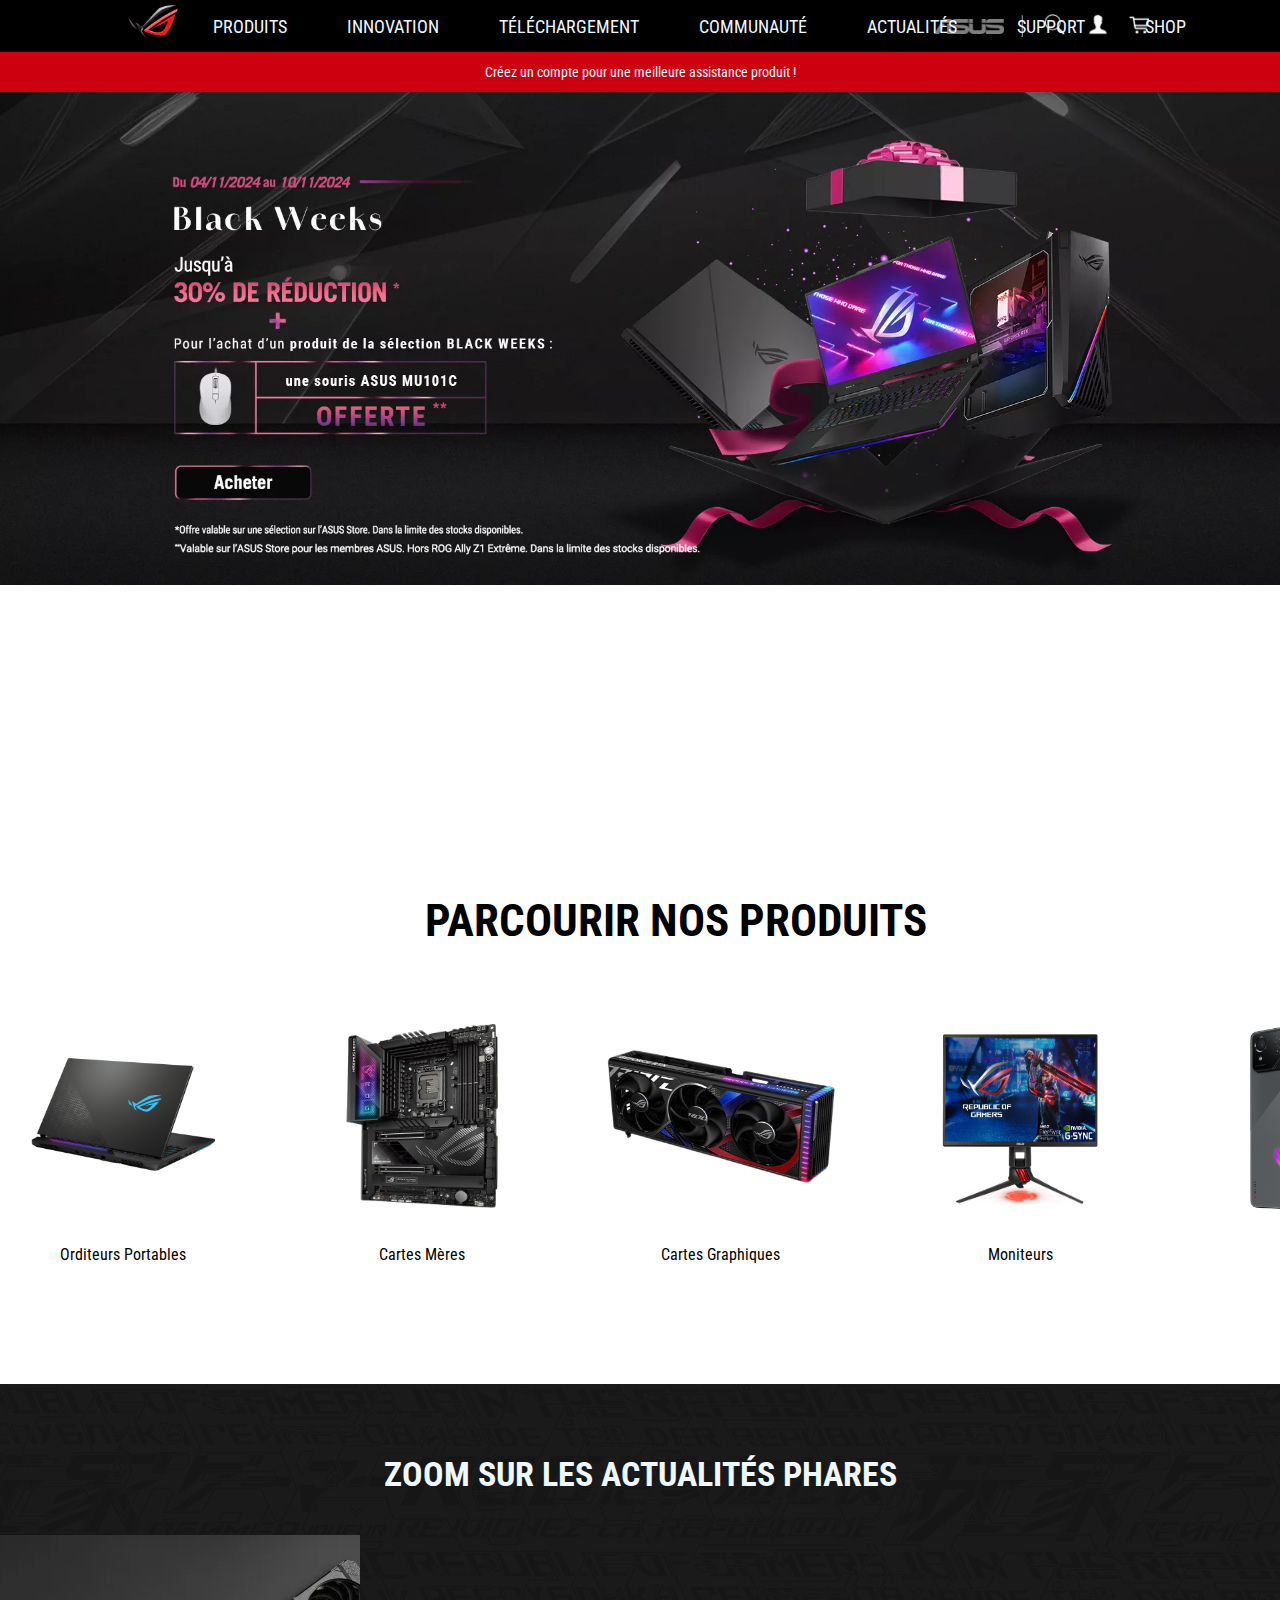
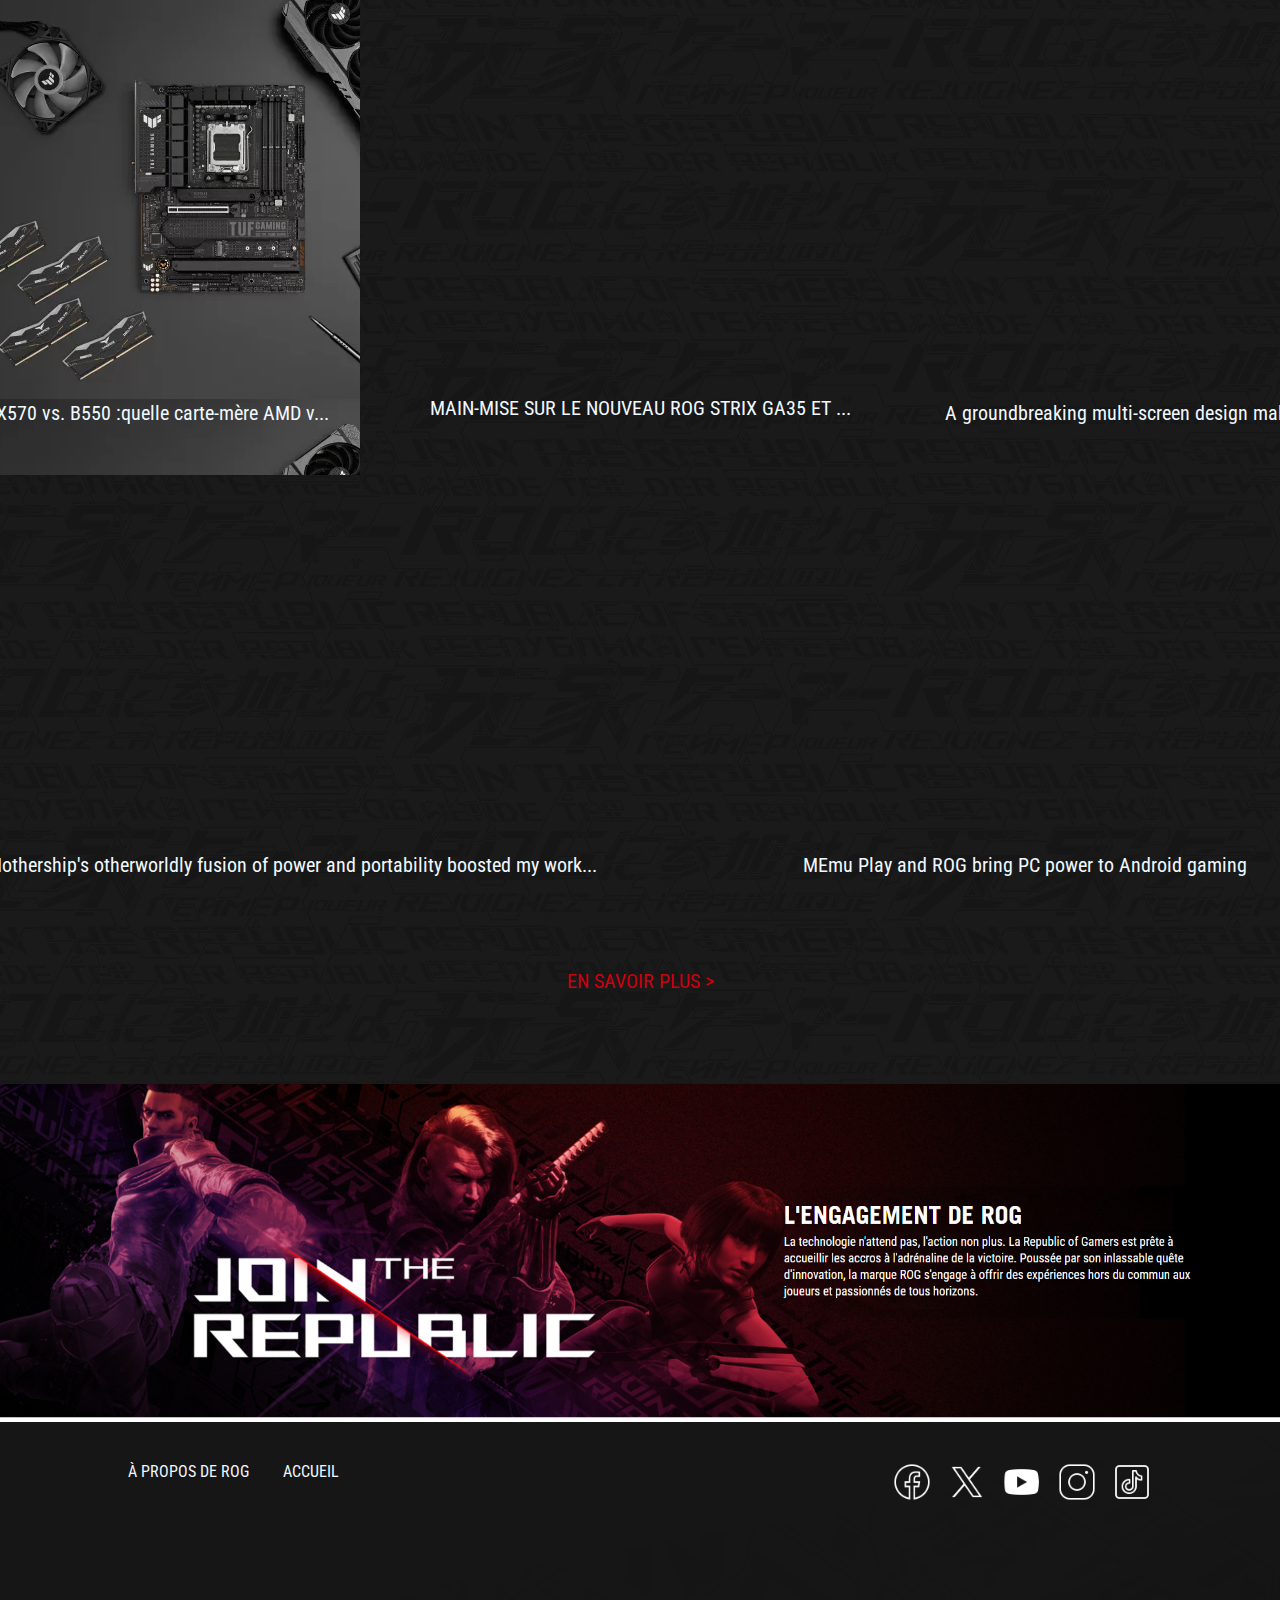
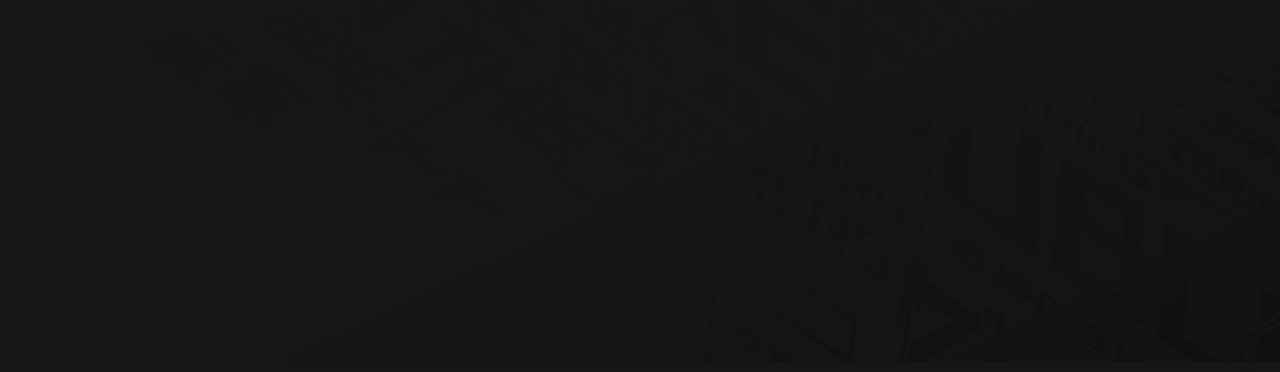
<file: index.html>
<!DOCTYPE html>
<html lang="en">
<head>
    <meta charset="UTF-8">
    <meta name="viewport" content="width=device-width, initial-scale=1.0">
    <link href="style.css" rel="stylesheet"/>
    <link rel="icon" href="logo/test.svg" type="image/x-icon">
    <title>ROG -  Republics Of Gamers</title>
</head>
<body>
<div class="all">
    <header>
        <div class="all-header">
            <div class="logo-rep">
                <img id="logo-header" src="logo/logo.png">
            </div>
            <div class="MenuListe">
                <ul class="MenuButton">
                    <li>
                        <a href="blackfriday.html">PRODUITS</a>
                        <ul class="deroulant">
                            <li id="deroulant-li"><a href="#">Ordinateurs Portables</a></li>
                            <li id="deroulant-li"><a href="#">Cartes Mères</a></li>
                            <li id="deroulant-li"><a href="#">Cartes Graphiques</a></li>
                            <li id="deroulant-li"><a href="#">Moniteurs</a></li>
                            <li id="deroulant-li"><a href="#">Téléphones</a></li>
                        </ul>
                    </li>
                    <li><a href="blackfriday.html">INNOVATION</a></li>
                    <li><a href="blackfriday.html">TÉLÉCHARGEMENT</a></li>
                    <li><a href="blackfriday.html">COMMUNAUTÉ</a></li>
                    <li><a href="blackfriday.html">ACTUALITÉS</a></li>
                    <li><a href="blackfriday.html">SUPPORT</a></li>
                    <li><a href="blackfriday.html">SHOP</a></li>
                </ul>
            </div>
            <div class="MenuIcon">
                <div class="asus-head">
                    <img id="Logo-asus" src="logo/asus-header.png">
                    <hr id="hr-header">
                </div>
                <div class="loup">
                    <a href=""><img id="search-loup" src="logo/loupe.png"></a>
                </div>
                <div class="profil">
                    <a href=""><img id="connection" src="logo/profil.png"></a>
                </div>
                <div class="panier">
                    <a href=""><img id="cart" src="logo/cart.png"></a>
                </div>
            </div>
        </div>
    </header>
    <div class="avertissement-compte">
        <div class="text-avertissement">
            <p>Créez un compte pour une meilleure assistance produit !</p>
        </div>
    </div>
    <div class="slide-img">
        <div class="img">
            <img src="carouselle/img1.webp">
            <img src="carouselle/img2.webp">
            <img src="carouselle/img3.webp">
            <img src="carouselle/img4.webp">
            <img src="carouselle/img5.webp">
            <img src="carouselle/img6.webp">
        </div>
    </div>
    <hr id="space-between-img-produit">
<div class="Produit">
        <div class="Titre-Produit">
            <h2 id="parcour-produit">PARCOURIR NOS PRODUITS</h2>
        </div>
    <div class="liste-product">
        <div class="arrow-left">
            <a href=""><img id="img-arrow-left"src="button/arrow-left.png"></a>
        </div>
        <div class="First-produit">
            <div class="First-photo-produit">
                <a href=""><img  id="laptop" src="product/laptop.png"></a>
            </div>
            <div >
               <a href=""><p>Orditeurs Portables</p></a> 
            </div>
        </div>
        <div class="Second-produit">
            <div class="photo-second-produit">
              <a href=""> <img id="carte-mère"src="product/carte-mere.png"></a> 
            </div>    
            <div >
               <a href=""><p>Cartes Mères</p></a> 
            </div>
        </div>
        <div class="third-produit">
            <div class="photo-third-produit">
                <a href=""><img id="carte-graphique"src="product/carte-graphique.png"></a>
            </div>    
            <div>
               <a href=""><p>Cartes Graphiques</p></a> 
            </div>
        </div>
        <div class="fourth-produit">
            <div class="photo-fourth-produit">
               <a href="" ><img id="moniteur"src="product/moniteurs.png"></a>
            </div>    
            <div>
             <a href=""> <p>Moniteurs</p></a>   
            </div>
        </div>  
        <div class="five-produit">
            <div class="photo-five-produit">
                <a href=""><img id="tel"src="product/portable.png"></a>
            </div>    
            <div >
               <a href=""><p>Téléphones</p></a> 
            </div>
        </div>  
        <div class="arrow-right">
           <a href=""> <img id="img-arrow-right"src="button/arrow-rigth.png"></a>
        </div>    
    </div>

</div>

<div class="actu">
    <div class="Tittle-actu"> <!--Je peux pas faire le zoom car j'ai mis les image actu e nbacjground-->
        <h2>ZOOM SUR LES ACTUALITÉS PHARES</h2>
    </div>
    <div class="container-actu">
        <div class="first-actu">
            <div class="actu1" id="actu1">
                <p>X670 vs. X570 vs. B550 :quelle carte-mère AMD v... </p>
            </div>
            <div class="actu2" id="actu2">
                <div class="first-commentaire">
                    <p>MAIN-MISE SUR LE NOUVEAU ROG STRIX GA35 ET ...</p>
                </div>

            </div>
            <div class="actu3" id="actu3">
                <p>A groundbreaking multi-screen design makes the Z...</p>
            </div>
        </div>
        <div class="two-actu">      
            <div class="actu4" id="actu4">
                <p>The ROG Mothership's otherworldly fusion of power and portability boosted my work...</p>
            </div>
            <div class="actu5" id="actu5">
                <p>MEmu Play and ROG bring PC power to Android gaming</p>
            </div>
        </div>   
        <div class="more-info">
           <a href=""><p>EN SAVOIR PLUS ></p></a> 
        </div>  
    </div>
</div>
<div class="story-footer">
    <img id="img-story-footer" src="background/story-footer.png">
</div>
<footer>
    <div class="all-footer">
        <div class="top-footer">
            <div class="two-word">
                <div class="fist-word">
                    <a href=""><p>À PROPOS DE ROG</p></a>
                </div>
                <div class="second-word">
                    <a href=""><p>ACCUEIL</p></a>
                </div>
               
            </div>
         <div class="right-top-footer">
            <div class="icon-footer">
                <div class="first icon">
                   <a href=""> <img id="facebook" src="button/facebook.png"></a> 
                </div>
                <div class="second icon">
                    <a href=""> <img id="X" src="button/X.png"></a> 
                </div>
                <div class="third icon">
                    <a href=""> <img id="youtube" src="button/youtube.png"></a> 
                </div>
                <div class="fourth icon">
                    <a href=""> <img id="insta" src="button/instagram.png"></a> 
                </div>
                <div class="five icon">
                    <a href=""> <img id="tiktok" src="button/tiktok.png"></a> 
                </div>

            </div>
         </div>      
        </div>    
    </div>
</footer>
</div>   
</body>
</html>
</file>
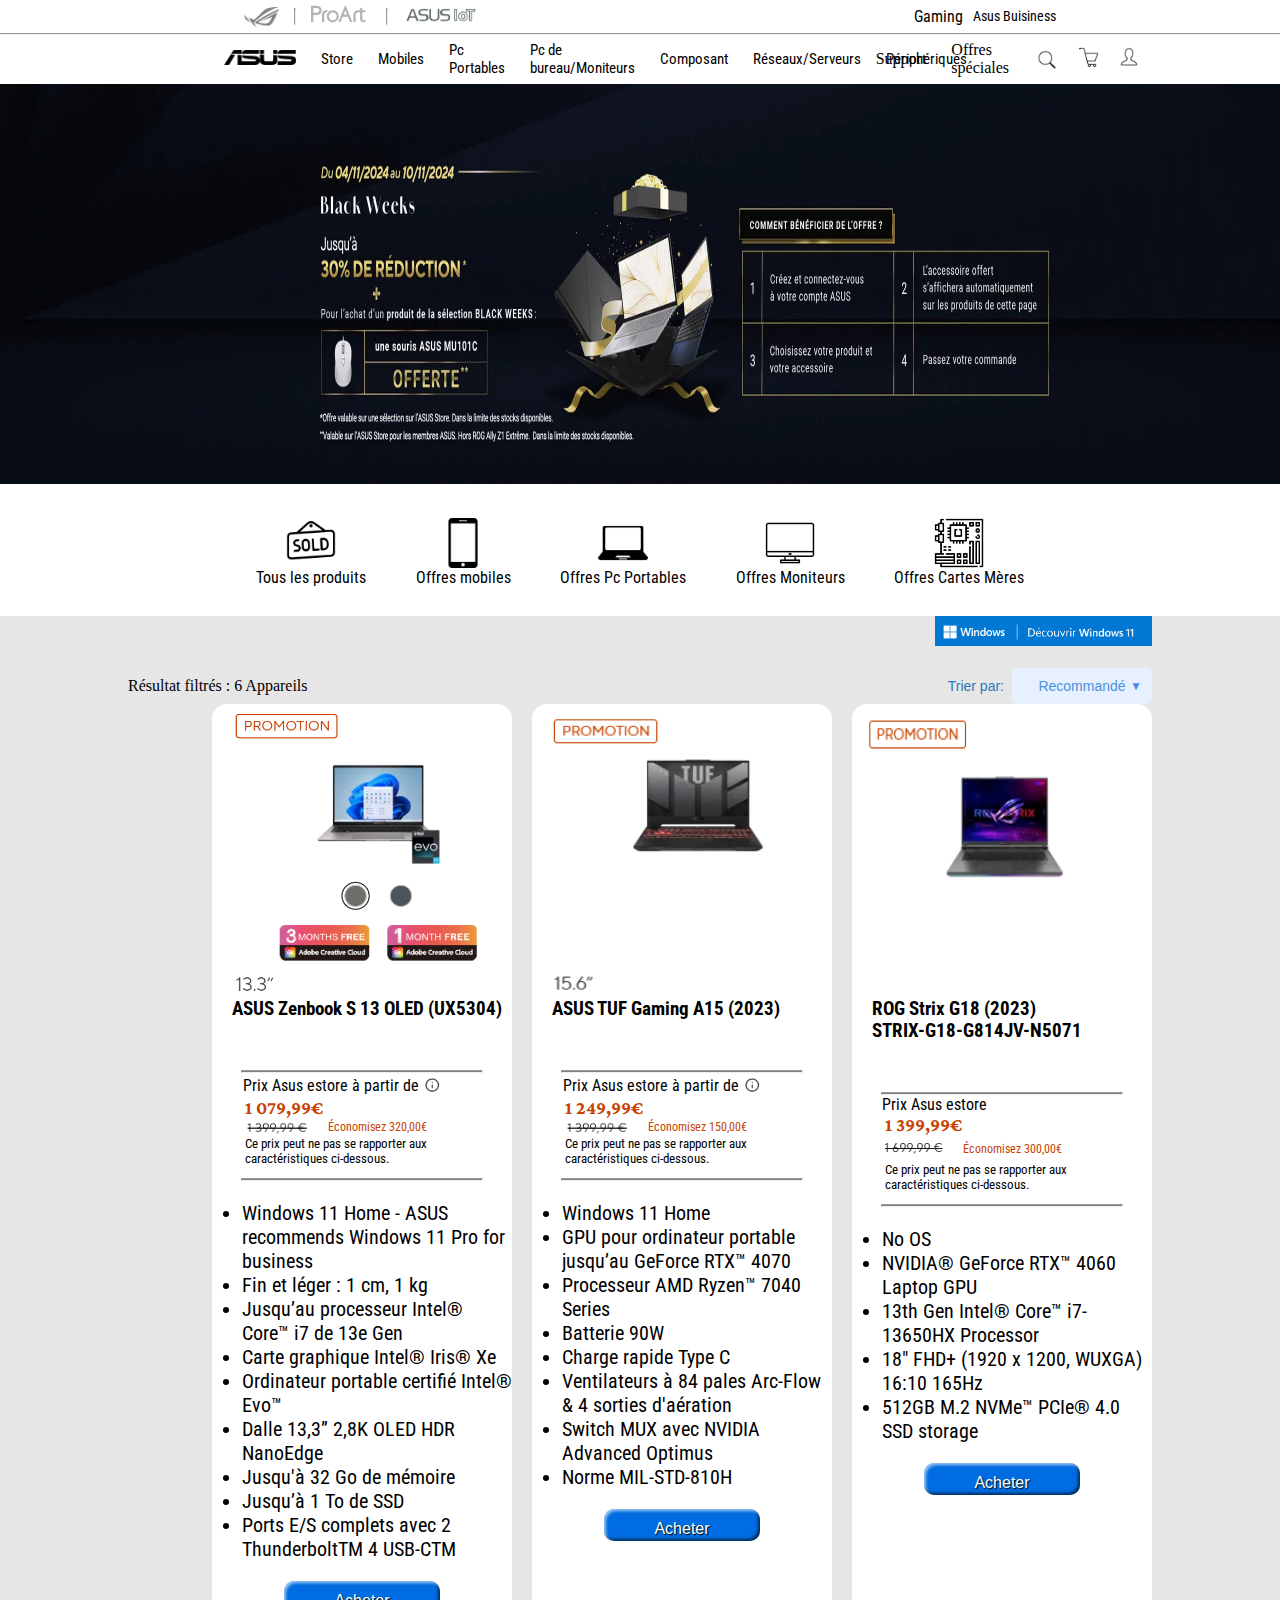
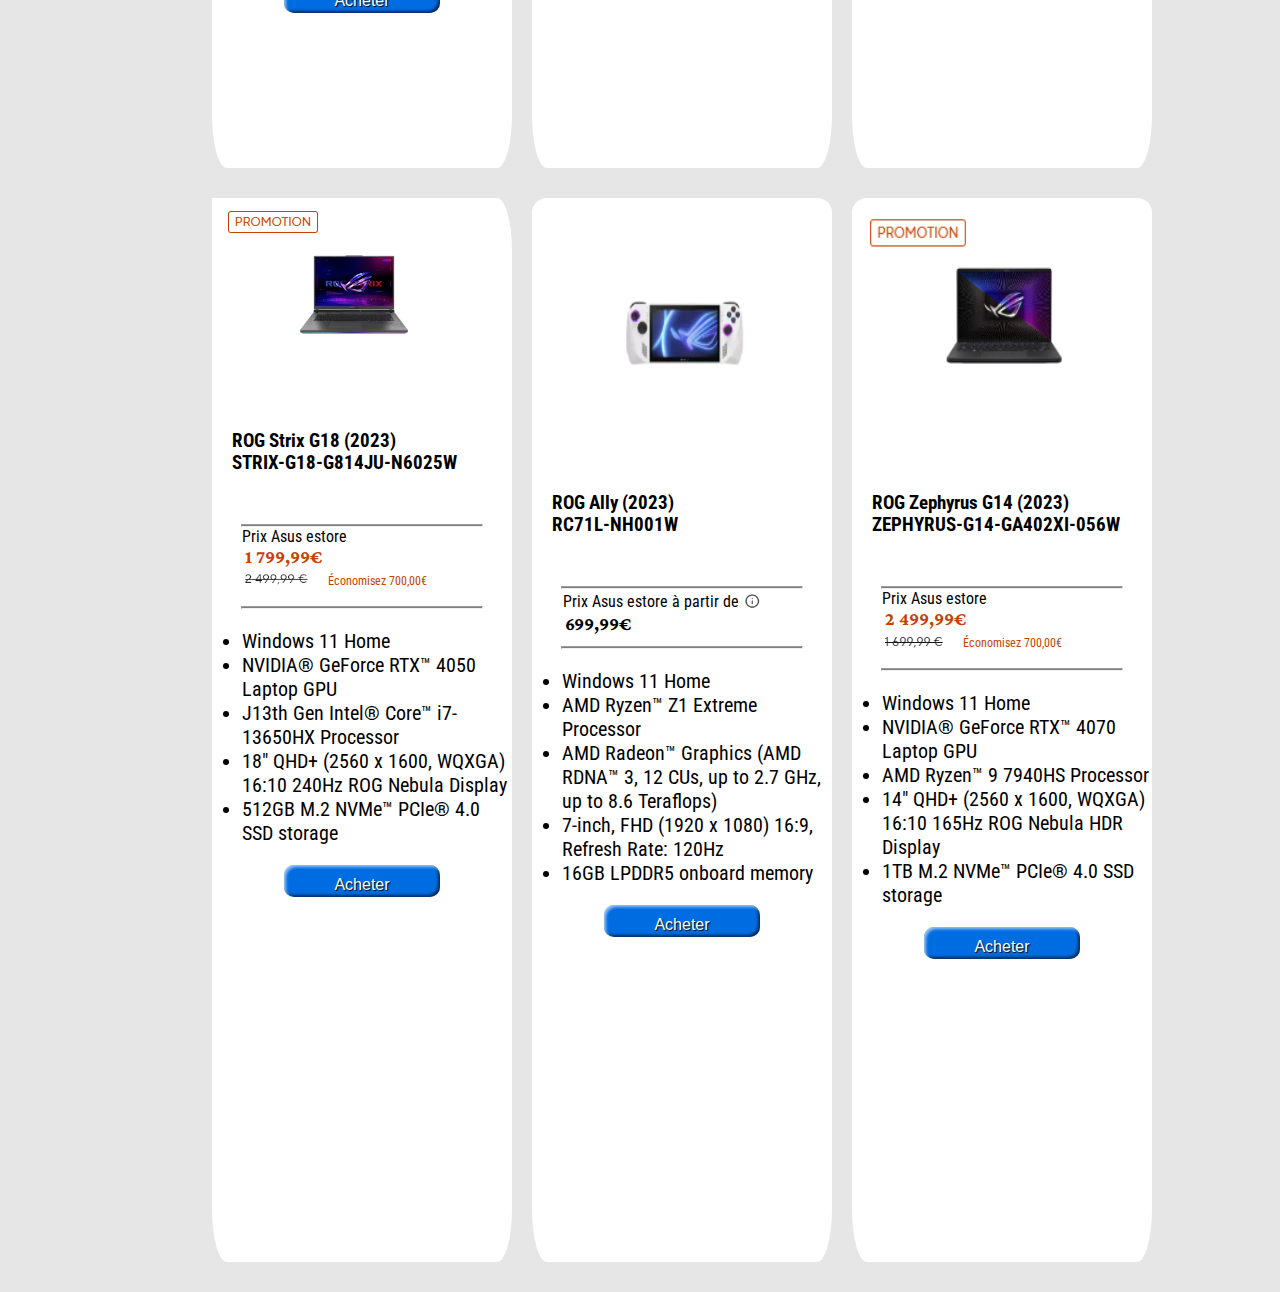
<file: blackfriday.html>
<!DOCTYPE html>
<html lang="en">
<head>
    <meta charset="UTF-8">
    <meta name="viewport" content="width=device-width, initial-scale=1.0">
    <link href="styleofblack.css" rel="stylesheet"/>
    <link rel="icon" href="logo/logo-black-week.png" type="image/x-icon">
    <title>Black weeks</title>
</head>
<body>
    <header>
        <div class="top-header">
            <div class="trois-logo">
                <div class="first-logo">
                    <a href="index.html"><img id="black-asus" src="logo/black-asus.png"></a>
                </div>
                <hr id="space-between-logo">
                <div class="two-logo">
                    <a href=""><img id="ProArt"src="logo/ProArt.svg"></a>
                </div>
                <hr id="space-between-logo">
                <div class="three-logo">
                    <a href=""><img id="iot" src="logo/iot.png"></a>
                </div>
            
            </div>
            <div class="two-button">
                <div class="premier">
                    <a href=""><p>Gaming</p></a>
                </div>
                <div class="deuxieme">
                  <a href=""><p>Asus Buisiness</p></a> 
                </div>
            </div>
        </div>
        <hr id="between-header">
        <div class="bottom-header">
            <div class="logo-asus">
                <a href=""><img id="logo2"src="logo/asus-header2.png"></a>
            </div>
            <div class="other-button">
                <div >
                    <ul class="seven-button">
                        <li><a href="">Store</a></li>
                        <li id="seven-button-margin"><a href="">Mobiles</a></li>
                        <li id="seven-button-margin"><a href="">Pc Portables</a></li>
                        <li id="seven-button-margin"><a href="">Pc de bureau/Moniteurs</a></li>
                        <li id="seven-button-margin"><a href="">Composant</a></li>
                        <li id="seven-button-margin"><a href="">Réseaux/Serveurs</a></li>
                        <li id="seven-button-margin"><a href="">Périphériques</a></li>
                        
                        

                        
                    </ul>
                </div>
            </div>
            <div class="five-button">
                <div>
                    <ul class="two-bouton-top">
                        <li><a href="">Support</a></li>
                        <li id="two-bouton-margin"><a href="">Offres spéciales </a></li>
                    </ul>
                </div>
                <div class="logo-header">
                    <div class="first-logo">
                        <a href=""><img id="loupe-de-recherche" src="logo/black_loup.png"></a>
                    </div>
                    <div class="second-logo">
                        <a href=""><img id="panier" src="logo/black_cart.png"></a>
                    </div>
                    <div class="third-logo">
                        <a href=""><img id="profil" src="logo/balck_profil.png"></a>
                    </div>
                </div>
            </div>

        </div>
        
    </header>
<div class="img-under-header">
    <img id="img-under-header" src="background/under-header.webp">
</div>
<div class="menu-under-img">
    <div class="menu">
        <div class="first-proposition">
            <div class="img-proposition">
                <img id="proposition-1img"src="logo/sold.png">
            </div>
            <p>Tous les produits</p>
        </div>
        <div class="second-proposition">
            <div class="img-proposition">
                <img id="proposition-1img" src="logo/smartphone-call.png">
            </div>
            <p> Offres mobiles </p>
        </div>
        <div class="third-proposition">
            <div class="img-proposition">
                <img id="proposition-1img" src="logo/laptop.png">
            </div>
            <p>Offres Pc Portables</p>
         </div>
        <div class="fourth-proposition">
            <div class="img-proposition">
                <img id="proposition-1img" src="logo/monitor.png">
            </div>
            <p>Offres Moniteurs</p>
        </div>
        <div class="five-proposition">
            <div class="img-proposition">
                <img id="proposition-1img" src="logo/motherboard.png">
            </div>
            <p>Offres Cartes Mères</p>
        </div>
    </div>    
</div>
<div class="dealscount">
    <div class="container-layout">
        <div class="windows">
            <a href="" ><img  id="img-windows" src="logo/windows.png" ></a>
        </div>
        <div class="filter-bar">
            <div class="left-filter-bar">
                <p>Résultat filtrés : 6 Appareils</p>
            </div>
            <div class="right-filter-bar">
                <span class="trier">Trier par:</span>
                <div class="dropdown">
                Recommandé
                    <ul>
                    <li>Récommandé</li>
                    <li>Prix croissant</li>     <!--Ne peut le rendre dynamique sans js-->
                    <li>Prix décroissant</li>
                    </ul>
                </div>    
            </div>
        </div>
        <div class="all-pc">
            <div class="first-pc">
                <div class="img-first-pc">
                    <a href="buypage.html"><img id="zenbook" src="product/asus-zenbook.png"> </a>
                </div> 
                <div class="Tittle-fist-pc">
                    <h3>ASUS Zenbook S 13 OLED (UX5304)</h3>
                </div>
                <div class="Trait-beau-description">
                <hr id="trait-description">
                </div>
                <div class="start-of-description">
                    <p>Prix Asus estore à partir de </p>
                    <a href=""><img id="petit-i" src="logo/petit-i.png"></a>
                </div>
                <div class="prix-first-pc">
                    <h3 id="prix1">1 079,99€</h3>
                </div>
                <div class="under-price">
                    <img  id="price1" src="logo/price1.png">
                    <p>Économisez 320,00€</p>
                </div>
                <div class="produccard">
                    <p>Ce prix peut ne pas se rapporter aux caractéristiques ci-dessous.</p>
                </div>
                <div class="Trait-description1">
                    <hr id="trait-description">
                </div>
                <div class="final-description">
                    <ul>
                        <li>Windows 11 Home - ASUS recommends Windows 11 Pro for business</li>
                        <li>Fin et léger : 1 cm, 1 kg</li>
                        <li>Jusqu’au processeur Intel® Core™ i7 de 13e Gen</li>
                        <li>Carte graphique Intel® Iris® Xe</li>
                        <li>Ordinateur portable certifié Intel® Evo™</li>
                        <li>Dalle 13,3” 2,8K OLED HDR NanoEdge</li>
                        <li>Jusqu'à 32 Go de mémoire</li>
                        <li>Jusqu’à 1 To de SSD</li>
                        <li>Ports E/S complets avec 2 ThunderboltTM 4 USB-CTM</li>
                    </ul>
                </div>
                <div class="boutton-acheter">
                    <input class="achat" type="button" value="Acheter" />
                </div>
            </div>
            
            <div class="second-pc">
                <div class="img-first-pc">
                    <a href="buypage.html"><img id="zenbook" src="product/asus-tuf.png"> </a>
                </div> 
                <div class="Tittle-fist-pc">
                    <h3>ASUS TUF Gaming A15 (2023)</h3>
                </div>
                <div class="Trait-beau-description">
                <hr id="trait-description">
                </div>
                <div class="start-of-description">
                    <p>Prix Asus estore à partir de </p>
                    <a href=""><img id="petit-i" src="logo/petit-i.png"></a>
                </div>
                <div class="prix-first-pc">
                    <h3 id="prix1">1 249,99€</h3>
                </div>
                <div class="under-price">
                    <img  id="price1" src="logo/price1.png">
                    <p>Économisez 150,00€</p>
                </div>
                <div class="produccard">
                    <p>Ce prix peut ne pas se rapporter aux caractéristiques ci-dessous.</p>
                </div>
                <div class="Trait-description1">
                    <hr id="trait-description">
                </div>
                <div class="final-description">
                    <ul>
                        <li>Windows 11 Home</li>
                        <li>GPU pour ordinateur portable jusqu’au GeForce RTX™ 4070</li>
                        <li>Processeur AMD Ryzen™ 7040 Series</li>
                        <li>Batterie 90W</li>
                        <li>Charge rapide Type C</li>
                        <li>Ventilateurs à 84 pales Arc-Flow & 4 sorties d'aération</li>
                        <li>Switch MUX avec NVIDIA Advanced Optimus</li>
                        <li>Norme MIL-STD-810H</li>
                    </ul>
                </div>
                <div class="boutton-acheter">
                    <input class="achat" type="button" value="Acheter" />
                </div>
            </div> 
            <div class="third-pc">
                <div class="img-first-pc">
                    <a href="buypage.html"><img id="zenbook" src="product/rog-strixscar18.png"> </a>
                </div> 
                <div class="Tittle-fist-pc">
                    <h3>ROG Strix G18 (2023)<br>STRIX-G18-G814JV-N5071</h3>
                </div>
                <div class="Trait-beau-description">
                <hr id="trait-description1">
                </div>
                <div class="start-of-description1">
                    <p>Prix Asus estore</p>
                </div>
                <div class="prix-first-pc">
                    <h3 id="prix1">1 399,99€</h3>
                </div>
                <div class="under-price">
                    <img  id="price2" src="logo/price2.png">
                    <p>Économisez 300,00€</p>
                </div>
                <div class="produccard">
                    <p>Ce prix peut ne pas se rapporter aux caractéristiques ci-dessous.</p>
                </div>
                <div class="Trait-description1">
                    <hr id="trait-description">
                </div>
                <div class="final-description">
                    <ul>
                        <li>No OS</li>
                        <li>NVIDIA® GeForce RTX™ 4060 Laptop GPU</li>
                        <li>13th Gen Intel® Core™ i7-13650HX Processor</li>
                        <li>18" FHD+ (1920 x 1200, WUXGA) 16:10 165Hz</li>
                        <li>512GB M.2 NVMe™ PCIe® 4.0 SSD storage</li>
                    </ul>
                </div>
                <div class="boutton-acheter">
                    <input class="achat" type="button" value="Acheter" />
                </div>
            </div> 
        </div>
        <div class="all-pc2">
            <div class="first-pc">
                <div class="img-first-pc">
                    <a href="buypage.html"><img id="rog-strixscar18" src="product/rog-strixscar18.png"> </a>
                </div> 
                <div class="Tittle-fist-pc">
                    <h3>ROG Strix G18 (2023)<br>STRIX-G18-G814JU-N6025W</h3>
                </div>
                <div class="Trait-beau-description">
                <hr id="trait-description">
                </div>
                <div class="start-of-description1">
                    <p>Prix Asus estore </p>
                </div>
                <div class="prix-first-pc">
                    <h3 id="prix1">1 799,99€</h3>
                </div>
                <div class="under-price">
                    <img  id="price2" src="logo/price3.png">
                    <p>Économisez 700,00€</p>
                </div>
                <div class="Trait-description1">
                    <hr id="trait-description">
                </div>
                <div class="final-description">
                    <ul>
                        <li>Windows 11 Home</li>
                        <li>NVIDIA® GeForce RTX™ 4050 Laptop GPU</li>
                        <li>J13th Gen Intel® Core™ i7-13650HX Processor</li>
                        <li>18" QHD+ (2560 x 1600, WQXGA) 16:10 240Hz ROG Nebula Display</li>
                        <li>512GB M.2 NVMe™ PCIe® 4.0 SSD storage</li>
                    </ul>
                </div>
                <div class="boutton-acheter">
                    <input class="achat" type="button" value="Acheter" />
                </div>
            </div>
            
            <div class="second-pc">
                <div class="img-first-pc">
                    <a href="buypage.html"><img id="zenbook" src="product/aly.png"> </a>
                </div> 
                <div class="Tittle-fist-pc">
                    <h3>ROG Ally (2023)<br>RC71L-NH001W</h3>
                </div>
                <div class="Trait-beau-description">
                <hr id="trait-description">
                </div>
                <div class="start-of-description">
                    <p>Prix Asus estore à partir de </p>
                    <a href=""><img id="petit-i" src="logo/petit-i.png"></a>
                </div>
                <div class="prix-first-pc">
                    <h3 id="prix12">699,99€</h3>
                </div>
                <div class="Trait-description1">
                    <hr id="trait-description">
                </div>
                <div class="final-description">
                    <ul>
                        <li>Windows 11 Home</li>
                        <li>AMD Ryzen™ Z1 Extreme Processor</li>
                        <li>AMD Radeon™ Graphics (AMD RDNA™ 3, 12 CUs, up to 2.7 GHz, up to 8.6 Teraflops)</li>
                        <li>7-inch, FHD (1920 x 1080) 16:9, Refresh Rate: 120Hz</li>
                        <li>16GB LPDDR5 onboard memory</li>
                    </ul>
                </div>
                <div class="boutton-acheter">
                    <input class="achat" type="button" value="Acheter" />
                </div>
            </div> 
            <div class="third-pc">
                <div class="img-first-pc">
                    <a href="buypage.html"><img id="zenbook" src="product/zenph.png"> </a>
                </div> 
                <div class="Tittle-fist-pc">
                    <h3>ROG Zephyrus G14 (2023)<br>ZEPHYRUS-G14-GA402XI-056W</h3>
                </div>
                <div class="Trait-beau-description">
                <hr id="trait-description1">
                </div>
                <div class="start-of-description1">
                    <p>Prix Asus estore</p>
                </div>
                <div class="prix-first-pc">
                    <h3 id="prix1">2 499,99€</h3>
                </div>
                <div class="under-price">
                    <img  id="price2" src="logo/price2.png">
                    <p>Économisez 700,00€</p>
                </div>
                <div class="Trait-description1">
                    <hr id="trait-description">
                </div>
                <div class="final-description">
                    <ul>
                        <li>Windows 11 Home</li>
                        <li>NVIDIA® GeForce RTX™ 4070 Laptop GPU</li>
                        <li>AMD Ryzen™ 9 7940HS Processor</li>
                        <li>14" QHD+ (2560 x 1600, WQXGA) 16:10 165Hz ROG Nebula HDR Display</li>
                        <li>1TB M.2 NVMe™ PCIe® 4.0 SSD storage</li>
                    </ul>
                </div>
                <div class="boutton-acheter">
                    <input class="achat" type="button" value="Acheter" />
                </div>
            </div> 
        </div>
    </div>
</div>
</body>
</html>
</file>
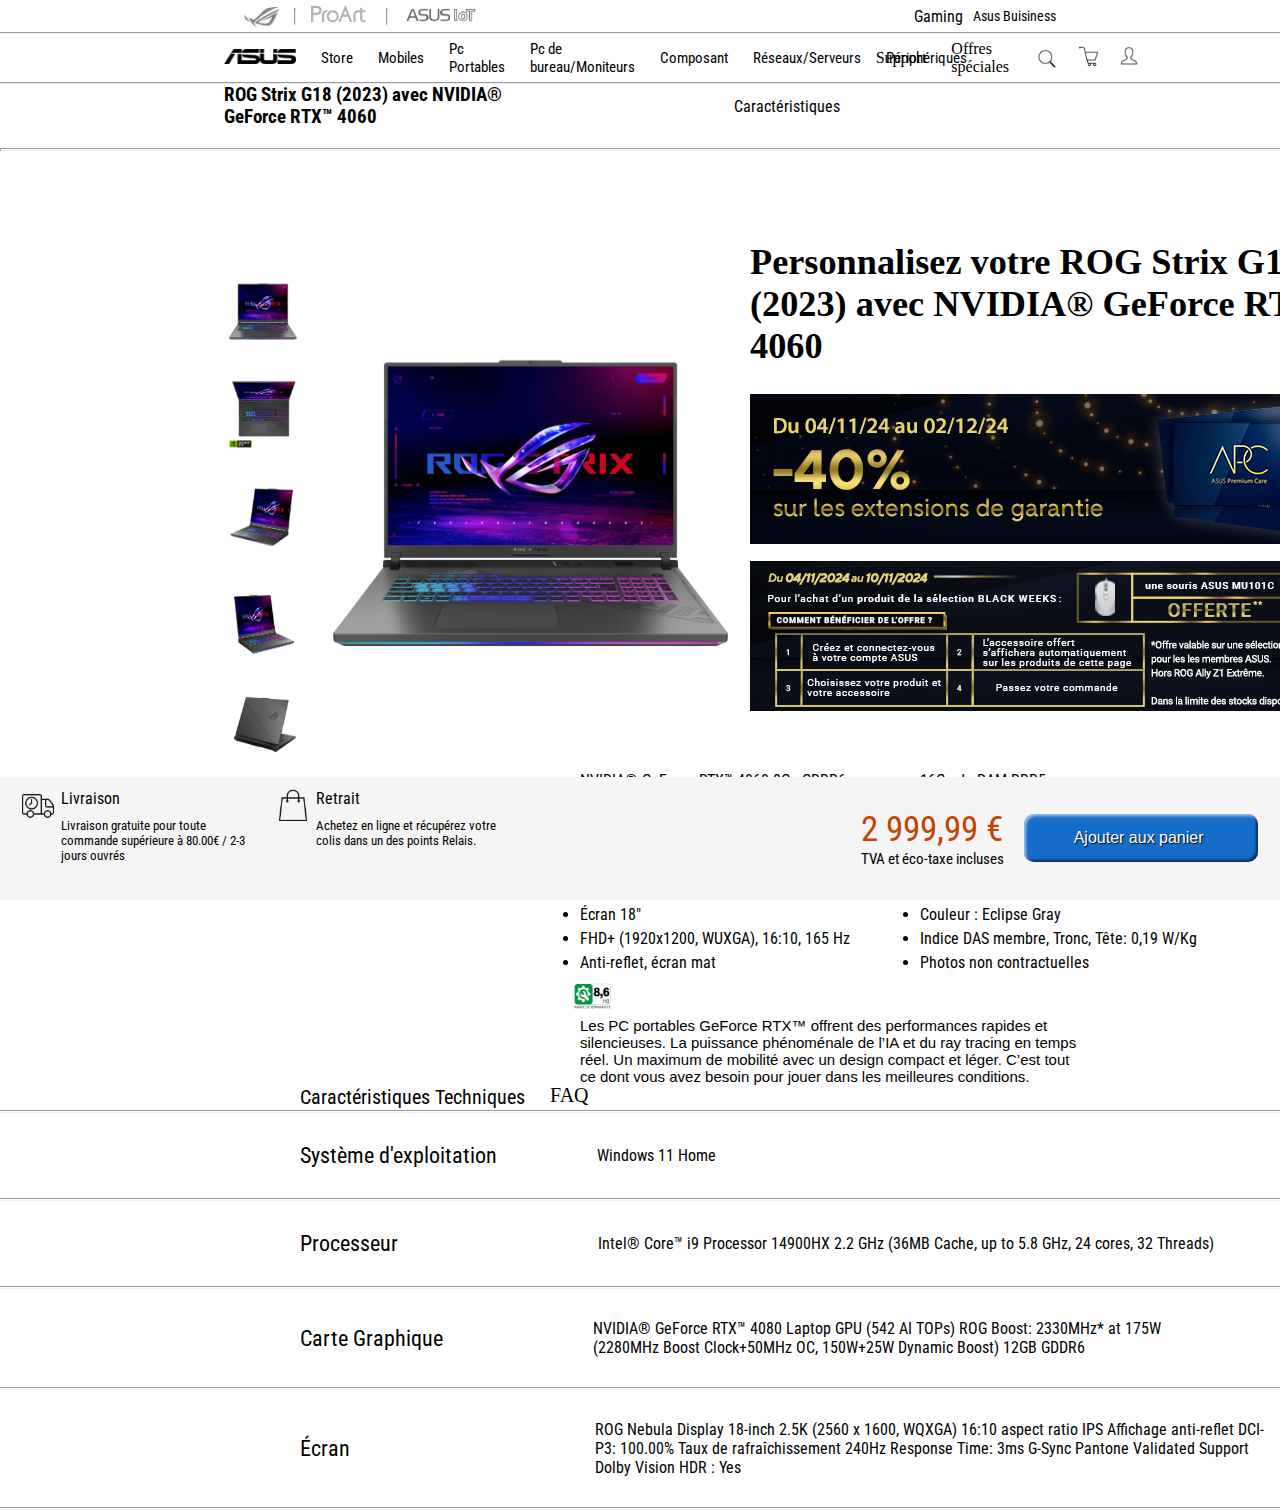
<file: buypage.html>
<!DOCTYPE html>
<html lang="en">
<head>
    <meta charset="UTF-8">
    <meta name="viewport" content="width=device-width, initial-scale=1.0">
    <link href="final.css" rel="stylesheet"/>
    <link rel="icon" href="logo/logo-black-week.png" type="image/x-icon">
    <title> ROG Strix G18 (2023) avec NVIDIA® GeForce RTX™ 4060</title>
</head>
<body>
    <header>
        <div class="top-header">
            <div class="trois-logo">
                <div class="first-logo">
                    <a href="index.html"><img id="black-asus" src="logo/black-asus.png"></a>
                </div>
                <hr id="space-between-logo">
                <div class="two-logo">
                    <a href=""><img id="ProArt"src="logo/ProArt.svg"></a>
                </div>
                <hr id="space-between-logo">
                <div class="three-logo">
                    <a href=""><img id="iot" src="logo/iot.png"></a>
                </div>
            
            </div>
            <div class="two-button">
                <div class="premier">
                    <a href=""><p>Gaming</p></a>
                </div>
                <div class="deuxieme">
                  <a href=""><p>Asus Buisiness</p></a> 
                </div>
            </div>
        </div>
        <hr id="between-header">
        <div class="bottom-header">
            <div class="logo-asus">
                <a href=""><img id="logo2"src="logo/asus-header2.png"></a>
            </div>
            <div class="other-button">
                <div >
                    <ul class="seven-button">
                        <li><a href="">Store</a></li>
                        <li id="seven-button-margin"><a href="">Mobiles</a></li>
                        <li id="seven-button-margin"><a href="">Pc Portables</a></li>
                        <li id="seven-button-margin"><a href="">Pc de bureau/Moniteurs</a></li>
                        <li id="seven-button-margin"><a href="">Composant</a></li>
                        <li id="seven-button-margin"><a href="">Réseaux/Serveurs</a></li>
                        <li id="seven-button-margin"><a href="">Périphériques</a></li>
                        
                        

                        
                    </ul>
                </div>
            </div>
            <div class="five-button">
                <div>
                    <ul class="two-bouton-top">
                        <li><a href="">Support</a></li>
                        <li id="two-bouton-margin"><a href="">Offres spéciales </a></li>
                    </ul>
                </div>
                <div class="logo-header">
                    <div class="first-logo">
                        <a href=""><img id="loupe-de-recherche" src="logo/black_loup.png"></a>
                    </div>
                    <div class="second-logo">
                        <a href=""><img id="panier" src="logo/black_cart.png"></a>
                    </div>
                    <div class="third-logo">
                        <a href=""><img id="profil" src="logo/balck_profil.png"></a>
                    </div>
                </div>
            </div>

        </div>
        <hr id="between-header">
    </header>
    <div class="under-header">
        <div class="container-under">
            <div class="name">
                <h3>ROG Strix G18 (2023) avec NVIDIA® GeForce RTX™ 4060</h3>
            </div>
            <div class="carac">
                <a href=""><p>Caractéristiques</p></a>
            </div>
        </div>
    </div>
    <hr id="trait-toute-la-page1">
    <div class="all-buy">
        <div class="test">
            <div class="photo-left">
                <img  id="photo1" src="logo/photo1.png">
                <img id="photo1"  src="logo/photo2.png">
                <img  id="photo1" src="logo/photo3.png">
                <img id="photo1"  src="logo/photo4.png">
                <img id="photo1"  src="logo/photo5.png">
           </div>
           <div class="grosse-photo">
                <img id="grospc" src="logo/grospcc.webp">
           </div>
                <div class="left-img">
                    <div class="nom-achat-pc">
                        <h3>Personnalisez votre ROG Strix G18 (2023) avec NVIDIA® GeForce RTX™ 4060</h3>
                    </div> 
                    <div class="imgsold">
                        <img id="r1" src="logo/r.jpg">
                    </div>
                    <div class="imgsold2">
                        <img id="r1" src="logo/r2.jpg">
                    </div> 
                </div>
        </div>
        <div class="desc">
            <div class="real-desc">
                <div class="firstlist">
                    <ul>
                        <li>NVIDIA® GeForce RTX™ 4060 8Go GDDR6</li>
                        <li>ROG Boost: 2420MHz* à 140W (2370MHz Boost Clock+50MHz OC, 115W+25W Dynamic Boost)</li>
                        <li>Vendu sans OS</li>
                        <li>intel® Core™ i7-13650HX 2.6 GHz (24M  Cache, jusqu’à 4.9 GHz, 14 cores : 6-P/8-E)</li>
                        <li>Écran 18"</li>
                        <li>FHD+ (1920x1200, WUXGA), 16:10, 165 Hz</li>
                        <li>Anti-reflet, écran mat</li>
                    </ul>
                </div>
            </div>
            <div class="secondlist">
                <ul>
                    <li>16Go de RAM DDR5</li>
                    <li>512 Go SSD au format M.2 NVMe™ <br>PCIe® 4.0</li>
                    <li>Clavier chiclet rétroéclairé AZERTY RGB<br> 4-zones</li>
                    <li>Poids : 3,0 kg</li>
                    <li>Couleur : Eclipse Gray</li>
                    <li>Indice DAS membre, Tronc, Tête: 0,19 W/Kg</li>
                    <li>Photos non contractuelles</li>
                </ul>
            </div>
        </div>
        <div class="indice-réparabilité">
            <img id="indice" src="logo/indice.png">
        </div>
        <div class="mini-description">
            <p>Les PC portables GeForce RTX™ offrent des performances rapides et silencieuses. 
                La puissance phénoménale de l’IA et du ray tracing en temps réel. Un maximum de mobilité
                avec un design compact et léger. C’est tout ce dont vous avez besoin pour jouer dans les meilleures conditions.</p>
        </div>    
        <div class="buton-description">
            <div class="caracthenique">
                <p>Caractéristiques Techniques</p>
            </div>
            <div class="FAQ">
                <p>FAQ</p>
            </div>
        </div>
        <hr id="trait-toute-la-page">
        <div class="parti2">
            <div class="text2">
                <p>Système d'exploitation </p>
            </div>
            <div class="desc-text2">
                <p>Windows 11 Home</p>
            </div>
        </div>
        <hr id="trait-toute-la-page">
        <div class="parti3">
            <div class="text3">
                <p>Processeur </p>
            </div>
            <div class="desc-text3">
                <p>Intel® Core™ i9 Processor 14900HX 2.2 GHz (36MB Cache, up to 5.8 GHz, 24 cores, 32 Threads)</p>
            </div>
        </div>
        <hr id="trait-toute-la-page">
        <div class="parti4">
            <div class="text4">
                <p>Carte Graphique</p>
            </div>
            <div class="desc-text4">
                <p>NVIDIA® GeForce RTX™ 4080 Laptop GPU (542 AI TOPs)
                    ROG Boost: 2330MHz* at 175W (2280MHz Boost Clock+50MHz OC, 150W+25W Dynamic Boost)
                    12GB GDDR6</p>
            </div>
        </div>
        <hr id="trait-toute-la-page">
        <div class="parti5">
            <div class="text5">
                <p>Écran</p>
            </div>
            <div class="desc-text5">
                <p>ROG Nebula Display
                    18-inch
                    2.5K (2560 x 1600, WQXGA) 16:10 aspect ratio
                    IPS
                    Affichage anti-reflet
                    DCI-P3: 100.00%
                    Taux de rafraîchissement 240Hz
                    Response Time: 3ms
                    G-Sync
                    Pantone Validated
                    Support Dolby Vision HDR : Yes</p>
            </div>
        </div>
        <hr id="trait-toute-la-page">
    </div>
    <div class="fixed-bar" id="fixed-bar">
        <div class="produc-info-wrap">
            <div class="logo-livraison">
                <img id="livraison" src="logo/livraison.png">
            </div>
            <div class="tittle-livraison">
                <p>Livraison</p>
                <p id="text-livraison">Livraison gratuite pour toute commande supérieure à 80.00€ / 2-3 jours ouvrés</p>
            </div>
            <div class="logo retrait">
                <img id="retrait" src="logo/bag.png">
            </div>
            <div class="tittle-retrait">
                <p>Retrait</p>
                <p id="text-retrait">Achetez en ligne et récupérez votre colis dans un des points Relais.</p>
            </div>
            <div class="right-footer">
                <div class="reel-price">
                    <p id="price">2 999,99 €</p>
                    <div class="petit-text">
                        <p id="small-text">TVA et éco-taxe incluses</p>
                    </div>
                </div>
                <div class="add-panier">
                    <input class="add" type="button" value="Ajouter aux panier " />
                </div>
            </div>
        </div>
    </div>
</body>
</html>
</file>
<file: style.css>
@import url('https://fonts.googleapis.com/css2?family=Roboto+Condensed:ital,wght@0,100..900;1,100..900&display=swap');
@import url('https://fonts.googleapis.com/css2?family=Roboto+Condensed:ital,wght@0,100..900;1,100..900&display=swap');


*{
    padding:0;
    margin: 0;
    
}
header{
    background-color: black;
    height: 52px;
    width: 100%;
    margin-top: 0;
    display: flex;
    justify-content: center;
    align-items: center;
    flex-direction: row;
    font-family:"Roboto Condensed", sans-serif;
}
.all-header{
    height: 50px;
    width: 80%;
    display: flex;
    flex-direction: row;
    justify-content: space-between;
    font-size: 18px;
   
}
.logo-rep{
    
    width: 5%;
    display: flex;
    padding-top: 3px;
}
#logo-header{
    height: 48px;
    width: 50px;
}
.MenuListe{
    height: 50px;
    width: 47%;
    display: flex;
    align-items: center;
    padding-right: 265px;
}
.MenuButton{
    display: flex;
    list-style-type: none;
    flex-direction: row;
    color:aliceblue;
    
}
.MenuListe ul {
    list-style-type: none;
    padding: 0;
    margin: 0;
}

.MenuListe li {
    position: relative;
    padding: 30px;
}
.deroulant {
    display: none;
    position: absolute;
    top: 100%;
    left: 0;
    background-color: #fff;
    min-width: 200px;
    box-shadow: 0px 8px 16px rgba(0, 0, 0, 0.2);
    z-index: 1;

}

.deroulant a {
    padding: 8px 12px;
    text-decoration: none;
    display: block;
    color: black !important;
}

.deroulant a:hover {
    background-color: #ddd;
    color:rgb(223, 57, 84) !important; /*pour forcer la couleur a ce faire */
}


.MenuButton li:hover .deroulant {
    display: block;
}
.MenuButton a{
    color: aliceblue;
    background-color: transparent;
    text-decoration: none;
}
.MenuButton a:hover{
    color:rgb(223, 57, 84);
    text-decoration: none;
}
.MenuIcon{
    display: flex;
    flex-direction: row;
}
.MenuIcon a{
    color: aliceblue;
    background-color: transparent;
    text-decoration: none;

}
.MenuIcon a:hover{
    filter: invert(37%) sepia(95%) saturate(7481%) hue-rotate(0deg) brightness(102%) contrast(109%);
    text-decoration: none;
}
.asus-head{

    display: flex;
    justify-content: center;
    align-items: center;
}
#Logo-asus{
    height: 15px;
    width: 70px;
    margin-right: 17px;

}
#hr-header{
    height: 20px;
    background-color: grey;
    border-color: grey;
}
.loup{
    display: flex;
    align-items: center;
}
#search-loup{
    height: 23px;
    padding-left: 20px;
}
.profil{
    display: flex;
    align-items: center;
}
#connection{
    height: 23px;
    padding-left: 20px;
}
.panier{
    display: flex;
    align-items: center;
}
#cart{
    height: 23px;
    padding-left: 20px;
}
.avertissement-compte{
    display: flex;
    justify-content: center;
    align-items: center;
    background-color: #CC000E;
    height: 40px;
}
.text-avertissement{
    color: aliceblue;
    font-family:"Roboto Condensed", sans-serif;
    font-size: 14px;
}
.img{
    display: flex;
    animation-duration: 45s;
    animation-name: Slide-Img ;
    animation-iteration-count: infinite;
    

}
.img img{
    width: 100%;
}
.slide-img{
    height: 730px;
    overflow: hidden;
}
#space-between-img-produit{
    height: 70px;
    opacity: 0;
}
.Produit{
   display: flex;
   flex-direction: column;
   align-items: center;
   justify-content: space-between;
   width: 90%;
   margin-left: 100px;
   
}
.Produit a{
    color: black;
    background-color: transparent;
    text-decoration: none;

}
.Produit a:hover{
    color:rgb(223, 57, 84);
    text-decoration: none;
}
.Produit img{
    padding: 20px;
}
.Produit p{
    font-family:"Roboto Condensed", sans-serif;
}
.Titre-Produit{
    display: flex;
    justify-content: center;


}
.liste-product{
    display: flex;
    flex-direction: row;
}
#parcour-produit{
    font-family:"Roboto Condensed", sans-serif;
    margin-bottom: 44px;
    font-size: 45px;
    
    
}
.First-produit{

    width: 20%;
    display: flex;
    align-items: center;
    justify-content: center;
    flex-direction: column;
}
.Tittle-first-produit{
    font-family:"Roboto Condensed", sans-serif;
}
.arrow-left{
    width: 1%;
    display: flex;
    align-items: center;
    margin-left: 20px;
    margin-right: 70px;
    
}
#img-arrow-left{
    height: 38px;
    margin-right: 20px;
}
.arrow-right{
    width: 1%;
    display: flex;
    align-items: center;
   
    

}
#img-arrow-right{
height: 40px;
}

#laptop{
    width: 230px;
    height: 210px;
}
.Second-produit{
    display: flex;
    align-items: center;
    justify-content: center;
    flex-direction: column;
    width: 20%;
}
#carte-mère{
    width: 230px;
    height: 210px;
}
.third-produit{
    display: flex;
    align-items: center;
    justify-content: center;
    flex-direction: column;
    width: 20%;
}
#carte-graphique{
    width: 230px;
    height: 210px;
}
.fourth-produit{
    display: flex;
    align-items: center;
    justify-content: center;
    flex-direction: column;
    width: 20%;
}

#moniteur{
    width: 230px;
    height: 210px;
}
.five-produit{
    display: flex;
    align-items: center;
    justify-content: center;
    flex-direction: column;
    width: 20%;
}
#tel{ width: 230px;
    height: 210px;
}
.actu a{
    color: #CC000E;
    background-color: transparent;
    text-decoration: none;

}
.actu a:hover{
    color:rgb(223, 57, 84);
    text-decoration: none;

}
.actu{
    height: 1300px;
    display: flex;
    align-items: center;
    flex-direction: column;
    margin-top: 120px;
    background-image: url("background/back-actualité.jpg");
}

.actu h2{
    color: aliceblue;
    font-size: 34px;
    margin-top: 70px;
    font-family: "Roboto Condensed", serif;
    margin-bottom: 20px;
}
.container-actu{
    height: 1150px;
    width: 1500px;
    display: flex;
    flex-direction: column;
    justify-content: space-around;
}
.first-actu{
    display: flex;
    flex-direction: row;
    justify-content: space-between;
    height: 550px;
}
.actu p{
    margin-bottom: 50px;
    font-size: 20px;
}
.actu1{
    width: 470px;
    height: 540px;
    background-image:url(logo/actu1.webp);
    display: flex;
    justify-content: center;
    align-items: flex-end;
    color: aliceblue;
    font-family:"Roboto Condensed", sans-serif;
  
}
 #actu1:hover{
    -webkit-transform:scale(1.1);
    transform:scale(1.1);
    -webkit-transition:1s ease-in-out;
    transition:0.3s ease-in-out;
}
#actu2:hover{
    -webkit-transform:scale(1.1);
    transform:scale(1.1);
    -webkit-transition:1s ease-in-out;
    transition:0.3s ease-in-out;
}
#actu3:hover{
    -webkit-transform:scale(1.1);
    transform:scale(1.1);
    -webkit-transition:1s ease-in-out;
    transition:0.3s ease-in-out;
}
#actu4:hover{
    -webkit-transform:scale(1.1);
    transform:scale(1.1);
    -webkit-transition:1s ease-in-out;
    transition:0.3s ease-in-out;
}
#actu5:hover{
    -webkit-transform:scale(1.1);
    transform:scale(1.1);
    -webkit-transition:1s ease-in-out;
    transition:0.3s ease-in-out;
}
.actu2{

    width: 470px;
    height: 540px;
    background-image: url("https://dlcdnrog.asus.com/rog/media/1587083542860.webp");
    display: flex;
    justify-content: center;
    align-items: flex-end;
    color: aliceblue;
    font-family:"Roboto Condensed", sans-serif;
}
.first-commentaire{
    margin-bottom: 5px;
}

.actu3{
    width: 470px;
    height: 540px;
    background-image: url("https://dlcdnrog.asus.com/rog/media/1585811796926.webp");
    display: flex;
    justify-content: center;
    align-items: flex-end;
    color: aliceblue;
    font-family:"Roboto Condensed", sans-serif;
    
}

.two-actu{
    display: flex;
    align-items: flex-start;
    justify-content: space-between;
    flex-direction: row;
    
}
.actu4{
    width: 730px;
    height: 400px;
    background-image: url("https://dlcdnrog.asus.com/rog/media/1582870301198.webp");
    display: flex;
    justify-content: center;
    align-items: flex-end;
    color: aliceblue;
    font-family:"Roboto Condensed", sans-serif;
}
.actu5{
    width: 730px;
    height: 400px;
    background-image: url("https://dlcdnrog.asus.com/rog/media/1580282300473.webp");
    display: flex;
    justify-content: center;
    align-items: flex-end;
    color: aliceblue;
    font-family:"Roboto Condensed", sans-serif;
}
.more-info{
    text-align: center;
    font-family:"Roboto Condensed", sans-serif;
    color: #CC000E;
}
#img-story-footer{
    width: 100%;

}
.all-footer{
    background-image: url("background/footer-back.jpg");
    height: 550px;
    margin-top: 0;
    display: flex;
    justify-content: center;
}
.top-footer{
    display: flex;
    flex-direction: row;
    width: 80%;
    height: 22px;
    margin-top: 40PX;
}
.two-word{
    display: flex;
    flex-direction: row;
    color: aliceblue;
    font-family:"Roboto Condensed", sans-serif;
}
.two-word a{
    color: aliceblue;
    background-color: transparent;
    text-decoration: none;

}
.two-word a:hover{
    color:rgb(223, 57, 84);
    text-decoration: none;
}
.fist-word{
    
    width: 130px;
}
.second-word{
    
    margin-left: 25px;
}
.right-top-footer{
    margin-left: 30%;
    width: 70%;
}
.icon-footer{
    display: flex;
    flex-direction: row;
    justify-content: flex-end;
    
}
.icon footer a{
    color: aliceblue;
    background-color: transparent;
    text-decoration: none;

}
.icon-footer a:hover{
    filter: invert(37%) sepia(95%) saturate(7481%) hue-rotate(0deg) brightness(102%) contrast(109%);
    text-decoration: none;
}
#facebook{
    height: 40px;
    margin-right: 15px;
}
#X{
    height: 40px;
    margin-right: 15px;
}
#youtube{
    height: 40px;
    margin-right: 15px;
}
#insta{
    height: 40px;
    margin-right: 15px;
}
#tiktok{
    height: 40px;
}
.actu img{
    transition: transform .1s;
}
.actu img:hover{
    -ms-transform: scale(0.5);
    -webkit-transform: scale(0.5);
    transform: scale(0.5);
}
@media (min-width: 320px) and (max-width: 720px) {
    .all{
        flex-direction: column;
    }
    header{
        width: 100vw;
    }
    .MenuButton{
        display: none;
    }
    .MenuIcon{
        display: none;
    }
    #logo-header{
        margin-left: 120px;
    }
    
}

@keyframes Slide-Img {
    0% { transform: translateX(0); }
    16.66% { transform: translateX(0); }
    33.22% { transform: translateX(-100%); }
    49.88% { transform: translateX(-200%); }
    73.78% { transform: translateX(-300%); }
    90% { transform: translateX(-400%); }
    100% { transform: translateX(-500%); }
   
    
}
@media (min-width: 320px) and (max-width: 720px) {
    .all{
        flex-direction: column;
    }
    header{
        width: 100vw;
    }
    .MenuButton{
        display: none;
    }
    .MenuIcon{
        display: none;
    }
}
</file>
<file: styleofblack.css>
@import url('https://fonts.googleapis.com/css2?family=Roboto+Condensed:ital,wght@0,100..900;1,100..900&display=swap');
@import url('https://fonts.googleapis.com/css2?family=Roboto+Condensed:ital,wght@0,100..900;1,100..900&display=swap');
@import url('https://fonts.googleapis.com/css2?family=Crimson+Pro:ital,wght@0,200..900;1,200..900&family=Roboto+Condensed:ital,wght@0,100..900;1,100..900&display=swap');

*{
    padding:0;
    margin: 0;
    
}
header{
    height: 84px;
    display: flex;
    flex-direction: column;
    align-items: center;
}
.top-header{
    height: 40%;
    width: 65%;
    display: flex;
    align-items: center;
    justify-content: space-between;
}
.trois-logo{
    display: flex;
    flex-direction: row;
    align-items: center;
}
.first-logo{
    display: flex;
    justify-content: center;
    align-items: center;
    margin-top: 5px;
     width: 35px;
     margin-right: 15px;
}
#black-asus{
    height: 20px;
}
.two-logo{
    width: 60px;
    margin-left: 15px;
    margin-right: 15px ;
}
#ProArt{
    height: 20px;
}
.three-logo{
    margin-left: 15px;
    margin-top: 2px;
}
#iot{
    height: 25px;
}
.trois-logo .first-logo a{
    background-color: transparent;
    text-decoration: none;
}
.trois-logo .first-logo a:hover{
    filter: invert(37%) sepia(95%) saturate(7481%) hue-rotate(0deg) brightness(102%) contrast(109%);
    text-decoration: none;
}
.trois-logo .two-logo a:hover{
    filter: sepia(100%) saturate(100%) hue-rotate(30deg) brightness(85%) contrast(110%);
    text-decoration: none;
}
.trois-logo .three-logo a:hover{
    filter: brightness(0) saturate(100%) invert(24%) sepia(94%) saturate(2073%) hue-rotate(186deg) brightness(103%) contrast(97%);
    text-decoration: none;
}
.two-button{
    display: flex;
    flex-direction: row;
}
.two-button a{
    color: black;
    background-color: transparent;
    text-decoration: none;
}
.two-button a:hover{
    color: black;
    background-color: transparent;
}
.premier{
    font-size: 16px;
    margin-right: 10px;
    font-family:"Roboto Condensed", sans-serif;
}
.deuxieme{
    font-size: 14px;
    font-family:"Roboto Condensed", sans-serif;
    display: flex;
    justify-content: center;
    align-items: center;
}
.bottom-header{
    height: 60%;
    width: 65%;
    display: flex;
    flex-direction: row;
}
.logo-asus{
    display: flex;
    align-items: center;
}
#logo2{
    height: 15px;
}
.other-button{
   
    width: 60%;
    display: flex;
    flex-direction: row;
    align-items: center;
    margin-left: 25px;
   
}
.seven-button{
    display: flex;
    flex-direction: row;
    align-items: center;
}
.seven-button li{
    list-style-type: none;
    font-size: 15px;
    font-family:"Roboto Condensed", sans-serif;
}
.seven-button a{
    color: black;
    background-color: transparent;
    text-decoration: none;

}
#seven-button-margin{
    margin-left: 25px;
}

.five-button{
    
    display: flex;
    flex-direction: row;
    align-items: center;
    margin-left: 55px;

}
.two-bouton-top{
    display: flex;
    flex-direction: row;
    align-items: center;

}
.two-bouton-top li{
    list-style-type: none;
}
.two-bouton-top a{
    color: black;
    background-color: transparent;
    text-decoration: none;
}
#two-bouton-margin{
    margin-left: 25px;
}
.logo-header{
    display: flex;
    align-items: center;
    flex-direction: row;
}
.first-logo{
    margin-left: 20px;
}
.second-logo{
    margin-right: 20px;
}
#loupe-de-recherche{
height: 20px;
}
#profil{
    height: 20px;
}
#panier{
    height: 20px;
}
#img-under-header{
    width: 100%;
    height: 400px;
}
.menu-under-img{
   height: 128px;
   display: flex;
   flex-direction: row;
   justify-content: center;
   align-items: center;
}
.menu-under-img p{
    font-family:"Roboto Condensed", sans-serif;
}

.menu{
    width: 60%;
    height: 100%;
    display: flex;
    flex-direction: row;
    align-items: center;
    justify-content: space-between;
}

.img-proposition
{
    display: flex;
    align-items: center;
    justify-content: center;
}
#proposition-1img{
    height: 50px;
}
.first-proposition p{
    animation-name: animation-couleur;
    animation-duration: 4s;
    animation-iteration-count: infinite;
}

.dealscount{
    height: 100%;
    background-color: rgb(231, 230, 230);
    display: flex;
    align-items: center;
    justify-content: center;
}
.container-layout{
    height: 100%;
    width: 80%;
}
.windows{
    height: 32px;
    display: flex;
    flex-direction: row;
    justify-content: flex-end;
}
.filter-bar{
    display: flex;
    justify-content: space-between;
    align-items: center;
    margin-top: 20px;
}
.right-filter-bar {
    display: inline-flex;
    align-items: center;
    font-family: Arial, sans-serif;
    font-size: 14px;
    color: #4A90E2;
}

.trier {
    margin-right: 8px;
    color: #3078bb;
}
.dropdown {
    background-color: #E6F0FF;
    padding: 10px;
    border-radius: 5px;
    position: relative;
    cursor: pointer;
    color: #4A90E2;
    width: 120px;
    text-align: center;
}

.dropdown::after {
    content: '▼';
    font-size: 12px;
    color: #4A90E2;
    position: absolute;
    right: 10px;
    top: 50%;
    transform: translateY(-50%);
}
.dropdown ul {
    list-style: none;
    padding: 0;
    margin: 0;
    position: absolute;
    top: 100%;
    left: 0;
    background-color: #E6F0FF;
    border-radius: 5px;
    box-shadow: 0px 4px 8px rgba(0, 0, 0, 0.1);
    display: none;
    width: 100%;
    z-index: 1;
}
.dropdown ul li {
    padding: 10px;
    color: #4A90E2;
    cursor: pointer;
    text-align: center;
}
.dropdown ul li:hover {
    background-color: #D0E3FF;
}
.dropdown:hover ul {
    display: block;
}
.all-pc{
    width: 100%;
    display: flex;
    flex-direction: row;
    justify-content: flex-end;
}

    .all-pc2{
        width: 100%;
        display: flex;
        flex-direction: row;
        justify-content: flex-end;
}
.first-pc{

    height: 1064px;
    width: 300px;
    background-color: white;
    font-family:"Roboto Condensed", sans-serif;
    border-radius: 5%;
    margin-bottom: 30px;
    
}
.Trait-beau-description{
    display: flex;
    justify-content: center;
    align-items: center;
    margin-top: 50px;
}
.Trait-description1{
    display: flex;
    justify-content: center;
    align-items: center;
    margin-top: 12px;
}
.start-of-description{
    display: flex;
    flex-direction: row;
    align-items: center;
    justify-content: center;
    margin-right: 30px;
}
.start-of-description1{
    display: flex;
    flex-direction: row;
    align-items: center;
    margin-left: 30px;
}
#petit-i{
    height: 20px;
}
.Tittle-fist-pc{
    margin-left: 20px;
}
.second-pc{

    height: 1064px;
    width: 300px;
    background-color: white;
    font-family:"Roboto Condensed", sans-serif;
    border-radius: 5%;
    margin-left: 20px;
    margin-right: 20px;
    margin-bottom: 30px;
}
.third-pc{

    height: 1064px;
    width: 300px;
    background-color: white;
    font-family:"Roboto Condensed", sans-serif;
    border-radius: 5%;
    margin-bottom: 30px;
}
#prix12{
    color: #000;
}
#zenbook{
    height: 290px;
    width: 100%;
    border-radius: 5%;
}
#asus-tuf{
    height: 290px;
    width: 100%;
}
.prix-first-pc{
    margin-left: 33px;
    font-family: "Crimson Pro", serif;
    font-size: 16px;
    color: #C74200;
}
.under-price{
    display: flex;
    flex-direction: row;
    align-items: center;

}
.under-price p {
    color: #C74200;
    font-size: 12px;
    margin-left: 15px;
}
.produccard{
    font-size: 13px;
    margin-left: 33px;
    font-family:"Roboto Condensed", sans-serif;
}
#price1{
    height: 18px;
    margin-left: 25px;
}
#price2{
    height: 27px;
    margin-left: 25px;
}
.final-description{
    margin-left: 30px;
    margin-top: 20px;
    font-size: 20px;
}
.boutton-acheter{
    margin-top:20px;
    display: flex;
    justify-content: center;
    width: 100%;
    height: 32px;
}
.achat {
    border: 0;
    line-height: 2.5;
    padding: 0 50px;
    font-size: 1rem;
    text-align: center;
    color: #fff;
    text-shadow: 1px 1px 1px #000;
    border-radius: 10px;
    background-color: #006ce1;
    box-shadow:
      inset 2px 2px 3px rgb(255 255 255 / 60%),
      inset -2px -2px 3px rgb(0 0 0 / 60%);
  }
  
  .achat:hover {
    background-color: #024388;
  }

  .ensavoirplus{
    border: solid green;
  }
#space-between-logo{
    height: 15px;
}
#between-header{
    height: 0px;
    width: 100%;
}
#trait-description{
    height: 1px;
    width: 80%;
    background-color: grey;
}
#trait-description1{
    height: 1px;
    width: 80%;
    background-color: grey;
}
@keyframes animation-couleur{
    from {color: rgb(0, 0, 0);}

    to {color: rgb(180, 83, 3);}
}
</file>
<file: final.css>
@import url('https://fonts.googleapis.com/css2?family=Roboto+Condensed:ital,wght@0,100..900;1,100..900&display=swap');
@import url('https://fonts.googleapis.com/css2?family=Roboto+Condensed:ital,wght@0,100..900;1,100..900&display=swap');
@import url('https://fonts.googleapis.com/css2?family=Crimson+Pro:ital,wght@0,200..900;1,200..900&family=Roboto+Condensed:ital,wght@0,100..900;1,100..900&display=swap');

*{
    padding:0;
    margin: 0;
    
}
header{
    height: 84px;
    display: flex;
    flex-direction: column;
    align-items: center;
}
.top-header{
    height: 40%;
    width: 65%;
    display: flex;
    align-items: center;
    justify-content: space-between;
}
.trois-logo{
    display: flex;
    flex-direction: row;
    align-items: center;
}
.first-logo{
    display: flex;
    justify-content: center;
    align-items: center;
    margin-top: 5px;
     width: 35px;
     margin-right: 15px;
}
#black-asus{
    height: 20px;
}
.two-logo{
    width: 60px;
    margin-left: 15px;
    margin-right: 15px ;
}
#ProArt{
    height: 20px;
}
.three-logo{
    margin-left: 15px;
    margin-top: 2px;
}
#iot{
    height: 25px;
}
.trois-logo .first-logo a{
    background-color: transparent;
    text-decoration: none;
}
.trois-logo .first-logo a:hover{
    filter: invert(37%) sepia(95%) saturate(7481%) hue-rotate(0deg) brightness(102%) contrast(109%);
    text-decoration: none;
}
.trois-logo .two-logo a:hover{
    filter: sepia(100%) saturate(100%) hue-rotate(30deg) brightness(85%) contrast(110%);
    text-decoration: none;
}
.trois-logo .three-logo a:hover{
    filter: brightness(0) saturate(100%) invert(24%) sepia(94%) saturate(2073%) hue-rotate(186deg) brightness(103%) contrast(97%);
    text-decoration: none;
}
.two-button{
    display: flex;
    flex-direction: row;
}
.two-button a{
    color: black;
    background-color: transparent;
    text-decoration: none;
}
.two-button a:hover{
    color: black;
    background-color: transparent;
}
.premier{
    font-size: 16px;
    margin-right: 10px;
    font-family:"Roboto Condensed", sans-serif;
}
.deuxieme{
    font-size: 14px;
    font-family:"Roboto Condensed", sans-serif;
    display: flex;
    justify-content: center;
    align-items: center;
}
.bottom-header{
    height: 60%;
    width: 65%;
    display: flex;
    flex-direction: row;
}
.logo-asus{
    display: flex;
    align-items: center;
}
#logo2{
    height: 15px;
}
.other-button{
   
    width: 60%;
    display: flex;
    flex-direction: row;
    align-items: center;
    margin-left: 25px;
   
}
.seven-button{
    display: flex;
    flex-direction: row;
    align-items: center;
}
.seven-button li{
    list-style-type: none;
    font-size: 15px;
    font-family:"Roboto Condensed", sans-serif;
}
.seven-button a{
    color: black;
    background-color: transparent;
    text-decoration: none;

}
#seven-button-margin{
    margin-left: 25px;
}

.five-button{
    
    display: flex;
    flex-direction: row;
    align-items: center;
    margin-left: 55px;

}
.two-bouton-top{
    display: flex;
    flex-direction: row;
    align-items: center;

}
.two-bouton-top li{
    list-style-type: none;
}
.two-bouton-top a{
    color: black;
    background-color: transparent;
    text-decoration: none;
}
#two-bouton-margin{
    margin-left: 25px;
}
.logo-header{
    display: flex;
    align-items: center;
    flex-direction: row;
}
.first-logo{
    margin-left: 20px;
}
.second-logo{
    margin-right: 20px;
}
#loupe-de-recherche{
height: 20px;
}
#profil{
    height: 20px;
}
#panier{
    height: 20px;
}
#space-between-logo{
    height: 15px;
}
#between-header{
    height: 0px;
    width: 100%;
}
.under-header{
    display: flex;
    justify-content: center;
    align-items: center;
}
.container-under{
    width: 65%;
    display: flex;
    flex-direction: row;
    align-items: center;
    font-family:"Roboto Condensed", sans-serif;
}
.carac{
    margin-left: 210px;
    font-family:"Roboto Condensed", sans-serif;
}
.carac a{
    color: black;
    text-decoration: none;
}
.all-buy{
    display: flex;
    align-items: center;
    justify-content: center;
    flex-direction: column;
}
.test{
    margin-top: 120px;
    width: 65%;
    height: 500px;
    display: flex;
    flex-direction: row;
}
.photo-left{
    width: 80px;
    height: 496px;
    display: flex;
    flex-direction: column;
    justify-content: space-between;
}
#photo1{
    height: 80px;
    width: 80px;
}
.photo-left img:hover{
    border: solid black;
}
#grospc{
    height: 439px;
    width: 439px;
}
.grosse-photo{
    height: 496px;
    margin-left: 7px;
}
.nom-achat-pc{
    height: 60px;
    display: flex;
    align-items: center;
    font-size: 31px;
    margin-top: 3px;
    animation-name: animation-couleur;
    animation-duration: 1s;
    animation-iteration-count: infinite;
}
.left-img{
    display: flex;
    flex-direction: column;
    height: 496px;
}
.imgsold{
    margin-top: 60px;
}
.imgsold2{
    margin-top: 13px;
}
.desc{
    width: 650px;
    margin-left: 530px;
    display: flex;
    flex-direction: row;
    font-family:"Roboto Condensed", sans-serif;
}
.real-desc li{
    padding-bottom: 5px;
}
.name{
    width: 300px;
}
.firstlist{
    width: 320px;
}
.secondlist{
    width: 300px;
    margin-left: 20px;
}
.secondlist li{
    padding-bottom: 5px;
}
#indice{
    width: 60px;
    height: 36px;
    margin-right: 95px;
}
.mini-description{
    margin-left: 380px;
    font-family:"Roboto 0", sans-serif;
    font-size: 15px;
    width: 500px;
}
.buton-description{
    width: 100%;
    height: 25px;
    display: flex;
    flex-direction: row;
}
.caracthenique{
    width: 230px;
    height: 20px;
    margin-left: 300px;
    font-family:"Roboto Condensed", sans-serif;
    font-size: 20px;
}
.FAQ{
    margin-left: 20px;
    display: flex;
    align-items: center;
    height: 20px;
    font-size: 20px;
}
#trait-toute-la-page{
    height: 1px;
    width: 100%;
    color: grey;
    background-color: transparent;
}
#trait-toute-la-page1{
    height: 1px;
    width: 100%;
    color: grey;
    background-color: transparent;
    margin-top: 20px;
}
.parti2{
    display: flex;
    align-items: center;
    width: 100%;
    font-family:"Roboto Condensed", sans-serif;
    margin-top: 30px;
    margin-bottom: 30px;
}
.text2{
    margin-left: 300px;
    font-size: 22px;
}
.desc-text2{
    margin-left: 100px;
}
.parti3{
    display: flex;
    align-items: center;
    width: 100%;
    font-family:"Roboto Condensed", sans-serif;
    margin-top: 30px;
    margin-bottom: 30px;
}
.text3{
    margin-left: 300px;
    font-size: 22px;
}
.desc-text3{
    margin-left: 200px;
}
.parti4{
    display: flex;
    align-items: center;
    width: 100%;
    font-family:"Roboto Condensed", sans-serif;
    margin-top: 30px;
    margin-bottom: 30px;
}
.text4{
    margin-left: 300px;
    font-size: 22px;
}
.desc-text4{
    margin-left: 150px;
    width: 637px;
}
.parti5{
    display: flex;
    align-items: center;
    width: 100%;
    font-family:"Roboto Condensed", sans-serif;
    margin-top: 30px;
    margin-bottom: 30px;
}
.text5{
    margin-left: 300px;
    font-size: 22px;
}
.desc-text5{
    margin-left: 245px;
}
.fixed-bar{
    position: fixed; 
     bottom: 0; 
     left: 0;
    height: 123px;
    background-color: #F5F5F5;
    width: 100%;
    display: flex;
    align-items: center;
    justify-content: center;
    animation-name:fondu;
    animation-iteration-count: 1;
    animation-duration: 5s;
}

.produc-info-wrap{
    width: 1236px;
    height: 80%;
    display: flex;
    flex-direction: row;
    font-family:"Roboto Condensed", sans-serif;
}
.logo-livraison{
    width: 36px;
    height: 100%;
}
#livraison{
    width: 32px;
}
.tittle-livraison{
    height: 100%;
    width: 252px;
    margin-left: 7px;

}
#text-livraison{
    font-size: 13px;
    margin-top: 10px;
}
.tittle-retrait{
    height: 100%;
    width: 252px;
    margin-left: 7px;
}
#retrait{
    width: 32px;
    margin-left: 25px;
}
#text-retrait{
    font-size: 13px;
    margin-top: 10px;
}
.right-footer{
    width: 80%;
    height: 100%;
    display: flex;
    justify-content: flex-end;
    align-items: center;
}
.reel-price{

    display: flex;
    flex-direction: column;
    margin-right: 20px;
}
#price{
    font-size: 35px;
    color: #C74200;
}
#small-text{
    font-size: 15px;
}
.add {
    border: 0;
    line-height: 3;
    padding: 0 50px;
    font-size: 1rem;
    text-align: center;
    color: #fff;
    text-shadow: 1px 1px 1px #000;
    border-radius: 10px;
    background-color:  #156cc9;
    box-shadow:
      inset 2px 2px 3px rgb(255 255 255 / 60%),
      inset -2px -2px 3px rgb(0 0 0 / 60%);
  }
  
  .add:hover {
    background-color: #0350a3;
  }
  @keyframes animation-couleur{
    from {color: rgb(0, 0, 0);}

    to {color: rgb(243, 3, 151);}
}
@keyframes fondu{
	0% {
		opacity: 0;
	}
	100% {
		opacity: 1;
	}
}
</file>
